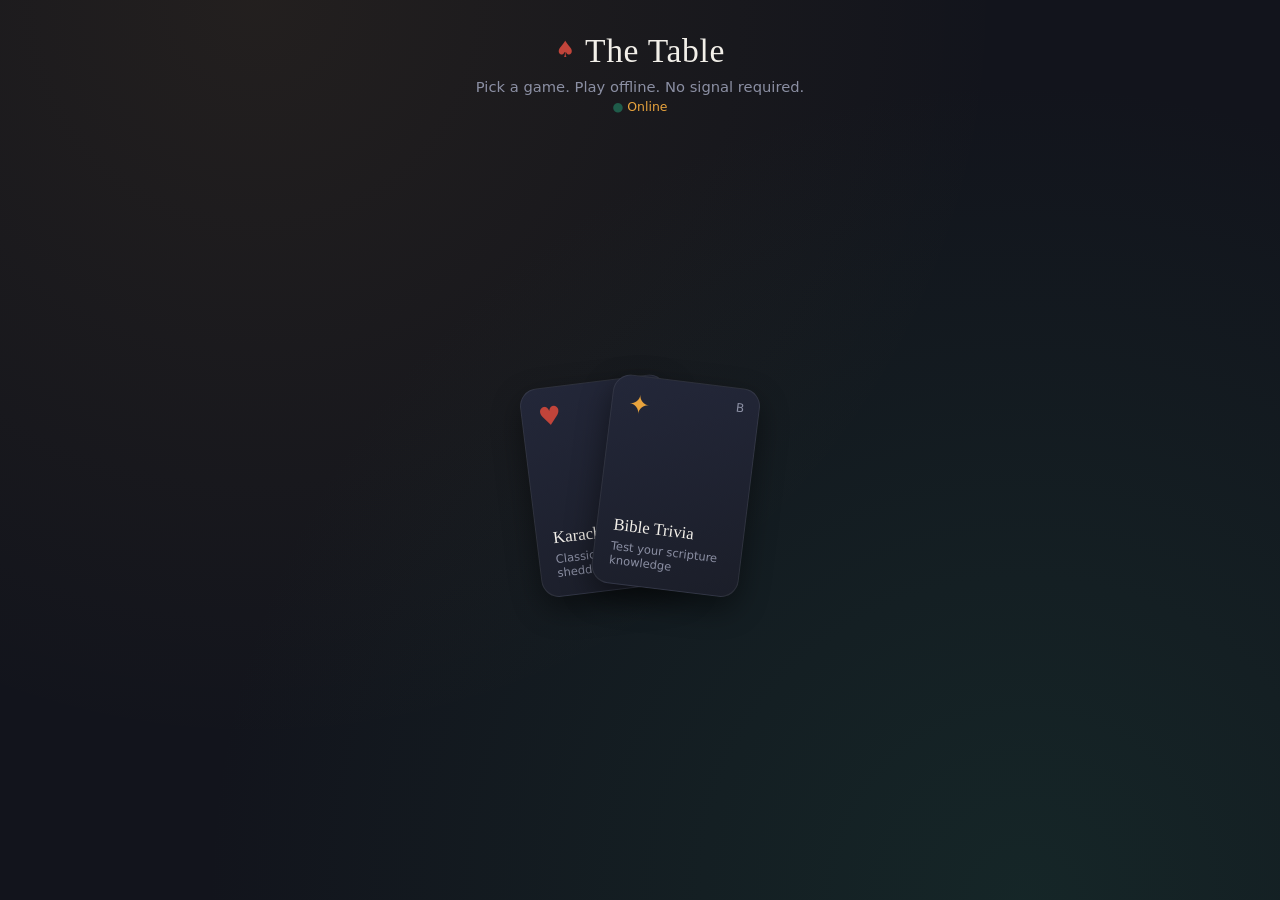
<file: index.html>
<!DOCTYPE html>
<html lang="en">
<head>
<meta charset="UTF-8">
<meta name="viewport" content="width=device-width, initial-scale=1.0, viewport-fit=cover">
<meta name="theme-color" content="#12141c">
<title>The Table — Offline Game Hub</title>
<link rel="manifest" href="manifest.json">
<link rel="icon" href="icons/icon-192.png">
<link rel="apple-touch-icon" href="icons/icon-192.png">
<link rel="stylesheet" href="css/style.css">
</head>
<body>

<div class="table">

  <header class="table-header">
    <div class="brand">
      <span class="brand-mark">♠</span>
      <h1>The Table</h1>
    </div>
    <p class="tagline">Pick a game. Play offline. No signal required.</p>
    <p class="status" id="netStatus" aria-live="polite"></p>
  </header>

  <main class="hand" id="hand" aria-label="Choose a game">
    <!-- Cards injected by app.js -->
  </main>

  <footer class="table-footer">
    <button class="install-btn" id="installBtn" hidden>Add to home screen</button>
  </footer>

</div>

<script src="js/app.js"></script>
</body>
</html>
</file>
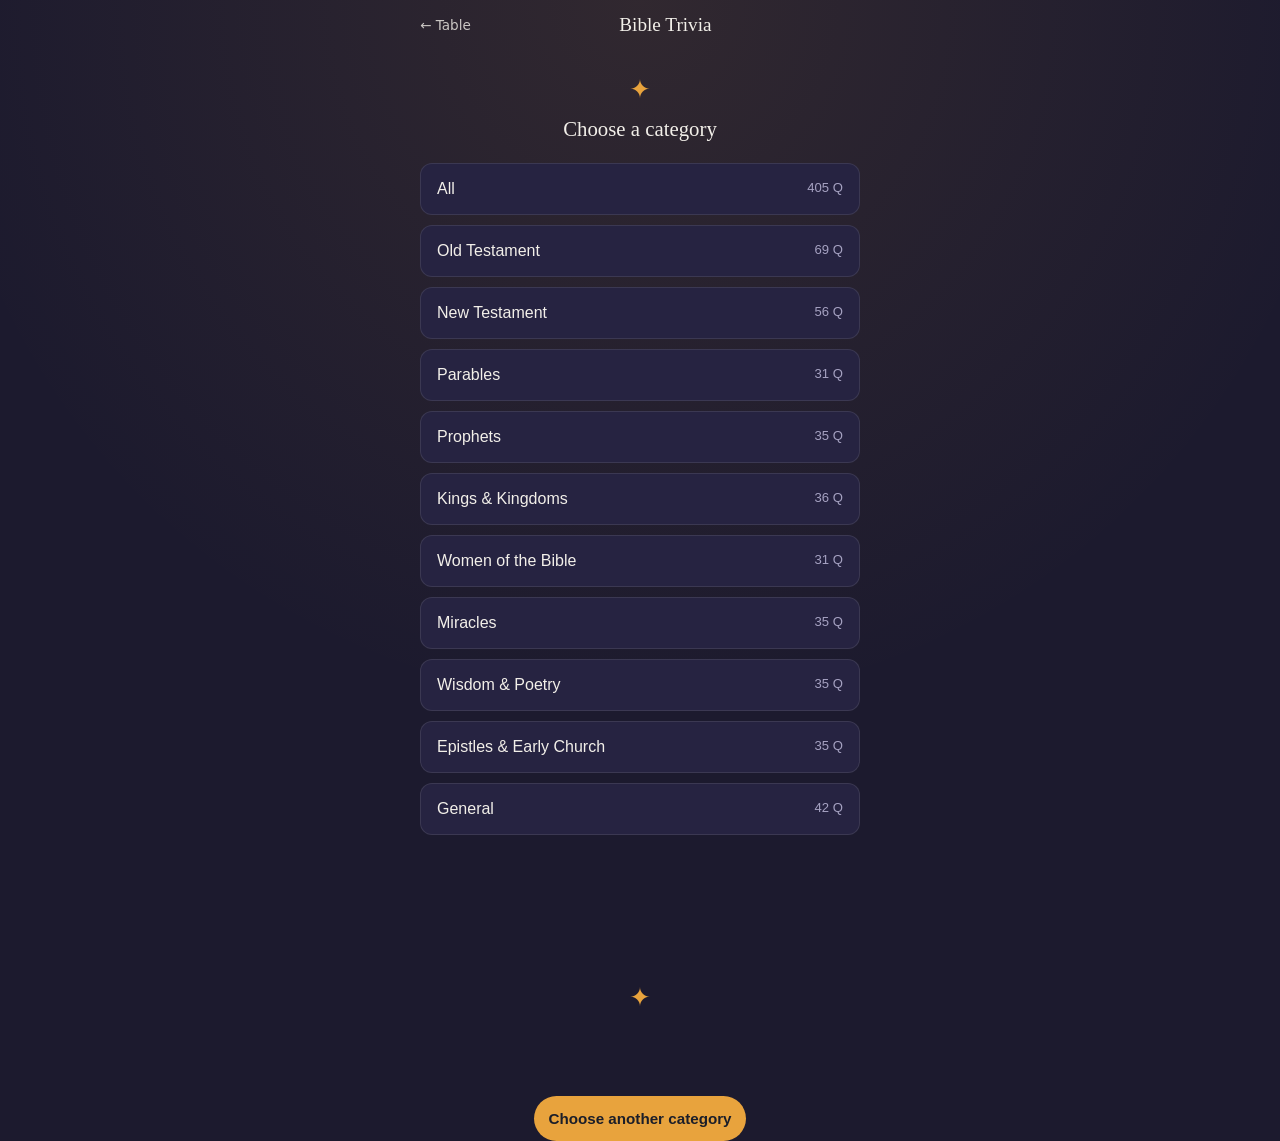
<file: games/bible-trivia/index.html>
<!DOCTYPE html>
<html lang="en">
<head>
<meta charset="UTF-8">
<meta name="viewport" content="width=device-width, initial-scale=1.0, viewport-fit=cover">
<meta name="theme-color" content="#1c1a2e">
<title>Bible Trivia — The Table</title>
<link rel="manifest" href="../../manifest.json">
<link rel="stylesheet" href="style.css">
</head>
<body>

<div class="scroll">

  <header class="game-header">
    <a href="../../index.html" class="back">← Table</a>
    <h1>Bible Trivia</h1>
    <span class="score" id="scoreDisplay"></span>
  </header>

  <!-- Start screen: category choice -->
  <section id="startScreen" class="panel">
    <p class="verse-mark">✦</p>
    <h2>Choose a category</h2>
    <div class="category-list" id="categoryList"></div>
  </section>

  <!-- Quiz screen -->
  <section id="quizScreen" class="panel" hidden>
    <p class="progress" id="progress"></p>
    <h2 class="question" id="questionText"></h2>
    <div class="options" id="optionsList"></div>
    <button class="next-btn" id="nextBtn" hidden>Next question</button>
  </section>

  <!-- Result screen -->
  <section id="resultScreen" class="panel" hidden>
    <p class="verse-mark">✦</p>
    <h2 id="resultHeadline"></h2>
    <p id="resultDetail"></p>
    <button class="next-btn" id="restartBtn">Choose another category</button>
  </section>

</div>

<script src="game.js"></script>
</body>
</html>
</file>
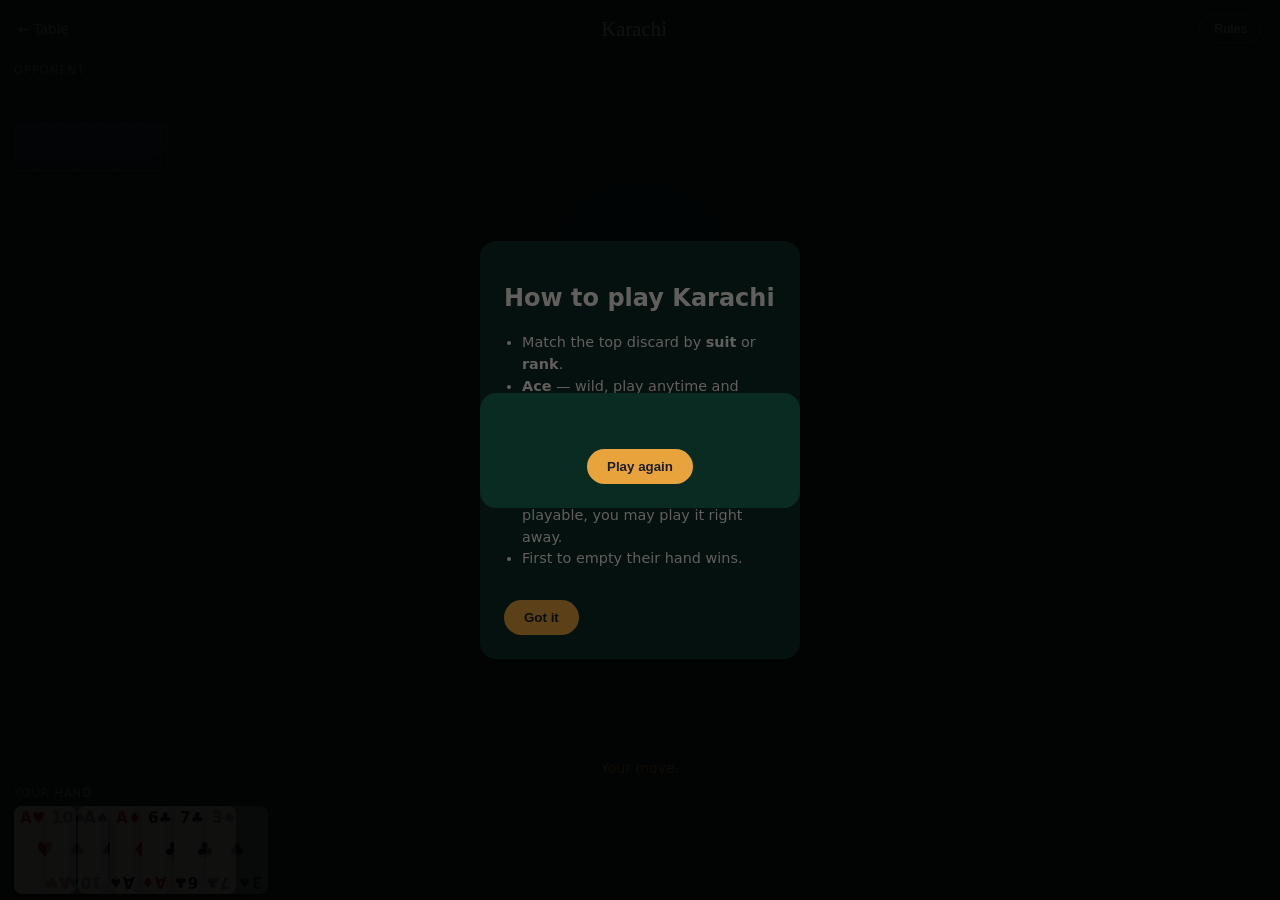
<file: games/karachi/index.html>
<!DOCTYPE html>
<html lang="en">
<head>
<meta charset="UTF-8">
<meta name="viewport" content="width=device-width, initial-scale=1.0, viewport-fit=cover">
<meta name="theme-color" content="#0f3d30">
<title>Karachi — The Table</title>
<link rel="manifest" href="../../manifest.json">
<link rel="stylesheet" href="style.css">
</head>
<body>

<div class="felt">

  <header class="game-header">
    <a href="../../index.html" class="back">← Table</a>
    <h1>Karachi</h1>
    <button class="rules-btn" id="rulesBtn" aria-haspopup="dialog">Rules</button>
  </header>

  <section class="opponent-row">
    <div class="player-label">Opponent</div>
    <div class="opponent-hand" id="opponentHand"></div>
  </section>

  <section class="board">
    <div class="pile draw-pile" id="drawPile" role="button" tabindex="0" aria-label="Draw a card">
      <div class="card-back"></div>
      <span class="pile-count" id="drawCount"></span>
    </div>
    <div class="pile discard-pile" id="discardPile" aria-label="Discard pile"></div>
  </section>

  <p class="message" id="message" aria-live="polite"></p>

  <section class="player-row">
    <div class="player-label">Your hand</div>
    <div class="player-hand" id="playerHand"></div>
  </section>

</div>

<div class="modal-backdrop" id="suitModal" hidden>
  <div class="modal">
    <p>Choose a suit</p>
    <div class="suit-choices">
      <button data-suit="♠">♠</button>
      <button data-suit="♥" class="red">♥</button>
      <button data-suit="♦" class="red">♦</button>
      <button data-suit="♣">♣</button>
    </div>
  </div>
</div>

<div class="modal-backdrop" id="rulesModal" hidden>
  <div class="modal rules-modal">
    <h2>How to play Karachi</h2>
    <ul>
      <li>Match the top discard by <strong>suit</strong> or <strong>rank</strong>.</li>
      <li><strong>Ace</strong> — wild, play anytime and choose the next suit.</li>
      <li><strong>2</strong> — next player draws 2 (stacks if answered with another 2).</li>
      <li><strong>8</strong> — skip the opponent's turn.</li>
      <li>Can't play? Draw a card. If it's playable, you may play it right away.</li>
      <li>First to empty their hand wins.</li>
    </ul>
    <button id="closeRules">Got it</button>
  </div>
</div>

<div class="modal-backdrop" id="endModal" hidden>
  <div class="modal">
    <p id="endMessage"></p>
    <button id="playAgain">Play again</button>
  </div>
</div>

<script src="game.js"></script>
</body>
</html>
</file>
<file: css/style.css>
:root{
  --bg: #12141c;
  --surface: #1b1e29;
  --surface-raised: #232739;
  --felt: #1f5c4a;
  --gold: #e8a33d;
  --card-red: #c1443a;
  --text: #f2efe9;
  --text-muted: #8b8fa3;
  --radius: 18px;

  --font-display: Georgia, 'Iowan Old Style', 'Palatino Linotype', serif;
  --font-body: -apple-system, BlinkMacSystemFont, 'Segoe UI', system-ui, sans-serif;
}

*{ box-sizing: border-box; }

html, body{
  margin: 0;
  height: 100%;
  background: var(--bg);
  color: var(--text);
  font-family: var(--font-body);
  -webkit-tap-highlight-color: transparent;
  overscroll-behavior: none;
}

body{
  background-image:
    radial-gradient(circle at 20% 0%, rgba(232,163,61,0.08), transparent 55%),
    radial-gradient(circle at 80% 100%, rgba(31,92,74,0.25), transparent 60%);
}

.table{
  min-height: 100dvh;
  display: flex;
  flex-direction: column;
  padding: env(safe-area-inset-top) 20px env(safe-area-inset-bottom);
}

.table-header{
  padding-top: 32px;
  text-align: center;
}

.brand{
  display: flex;
  align-items: center;
  justify-content: center;
  gap: 10px;
}

.brand-mark{
  color: var(--card-red);
  font-size: 1.4rem;
  transform: translateY(-2px);
}

.table-header h1{
  font-family: var(--font-display);
  font-weight: 400;
  font-size: 2.1rem;
  letter-spacing: 0.02em;
  margin: 0;
}

.tagline{
  color: var(--text-muted);
  font-size: 0.92rem;
  margin: 8px 0 4px;
}

.status{
  font-size: 0.78rem;
  color: var(--gold);
  min-height: 1.2em;
  margin: 0;
}

.status.offline::before{ content: "● "; }
.status.online::before{ content: "● "; color: var(--felt); }

/* --- The Hand: fanned playing cards as game picker --- */
.hand{
  flex: 1;
  display: flex;
  align-items: center;
  justify-content: center;
  position: relative;
  min-height: 380px;
  padding: 40px 0 60px;
}

.game-card{
  position: absolute;
  width: 148px;
  height: 210px;
  background: linear-gradient(160deg, var(--surface-raised), var(--surface));
  border-radius: var(--radius);
  border: 1px solid rgba(242,239,233,0.08);
  box-shadow: 0 12px 30px rgba(0,0,0,0.45);
  padding: 16px;
  display: flex;
  flex-direction: column;
  justify-content: space-between;
  cursor: pointer;
  transition: transform 0.35s cubic-bezier(.22,1,.36,1), box-shadow 0.35s ease;
  transform-origin: bottom center;
  color: var(--text);
  text-decoration: none;
}

.game-card:focus-visible{
  outline: 2px solid var(--gold);
  outline-offset: 3px;
}

.game-card .suit{
  font-size: 1.6rem;
  line-height: 1;
}
.game-card .suit.red{ color: var(--card-red); }
.game-card .suit.gold{ color: var(--gold); }

.game-card .name{
  font-family: var(--font-display);
  font-size: 1.05rem;
  line-height: 1.2;
}

.game-card .blurb{
  font-size: 0.72rem;
  color: var(--text-muted);
  margin-top: 4px;
}

.game-card .corner{
  position: absolute;
  top: 12px;
  right: 14px;
  font-size: 0.75rem;
  color: var(--text-muted);
  letter-spacing: 0.05em;
}

.hand:not(.dealt) .game-card{
  transform: translateY(400px) rotate(0deg);
  opacity: 0;
}

/* Fan positions set inline per-card via --rot and --shift in app.js */
.hand.dealt .game-card{
  transform: translateX(var(--shift)) rotate(var(--rot));
  opacity: 1;
}

.hand.dealt .game-card:hover,
.hand.dealt .game-card:active{
  transform: translateX(var(--shift)) rotate(var(--rot)) translateY(-14px);
  box-shadow: 0 20px 40px rgba(0,0,0,0.55);
  z-index: 10;
}

@media (prefers-reduced-motion: reduce){
  .game-card{ transition: none; }
  .hand:not(.dealt) .game-card{ transform: translateX(var(--shift)) rotate(var(--rot)); opacity: 1; }
}

.table-footer{
  text-align: center;
  padding-bottom: 24px;
}

.install-btn{
  background: var(--gold);
  color: #1b1e29;
  border: none;
  font-family: var(--font-body);
  font-weight: 600;
  font-size: 0.9rem;
  padding: 12px 22px;
  border-radius: 999px;
  cursor: pointer;
}

/* Narrow phones: stack instead of fan */
@media (max-width: 380px), (max-height: 640px){
  .hand{ flex-wrap: wrap; gap: 14px; position: static; padding: 20px 0; }
  .game-card{ position: static; transform: none !important; }
  .hand:not(.dealt) .game-card{ opacity: 1; }
}
</file>
<file: games/bible-trivia/style.css>
:root{
  --bg: #1c1a2e;
  --surface: #262341;
  --gold: #e8a33d;
  --good: #3f8f6e;
  --bad: #c1443a;
  --text: #f2efe9;
  --text-muted: #a6a2c2;
}

*{ box-sizing: border-box; }

html, body{
  margin: 0;
  min-height: 100%;
  background: var(--bg);
  color: var(--text);
  font-family: -apple-system, BlinkMacSystemFont, 'Segoe UI', system-ui, sans-serif;
  -webkit-tap-highlight-color: transparent;
}

body{
  background-image: radial-gradient(circle at 50% 0%, rgba(232,163,61,0.1), transparent 55%);
}

.scroll{
  min-height: 100dvh;
  max-width: 480px;
  margin: 0 auto;
  padding: env(safe-area-inset-top) 20px env(safe-area-inset-bottom);
  display: flex;
  flex-direction: column;
}

.game-header{
  display: flex;
  align-items: center;
  justify-content: space-between;
  padding: 14px 0;
}

.back{ color: var(--text); text-decoration: none; font-size: 0.85rem; opacity: 0.8; }

.game-header h1{
  font-family: Georgia, serif;
  font-weight: 400;
  font-size: 1.2rem;
  margin: 0;
}

.score{ font-size: 0.85rem; color: var(--gold); font-weight: 600; }

.panel{ flex: 1; display: flex; flex-direction: column; padding-top: 12px; }

.verse-mark{ text-align: center; color: var(--gold); font-size: 1.6rem; margin: 12px 0 0; }

.panel h2{
  font-family: Georgia, serif;
  font-weight: 400;
  text-align: center;
  font-size: 1.3rem;
  line-height: 1.4;
  margin: 10px 0 20px;
}

.category-list{ display: flex; flex-direction: column; gap: 10px; }

.category-list button{
  background: var(--surface);
  border: 1px solid rgba(242,239,233,0.1);
  color: var(--text);
  padding: 16px;
  border-radius: 12px;
  font-size: 1rem;
  text-align: left;
  display: flex;
  justify-content: space-between;
}

.category-list button .count{ color: var(--text-muted); font-size: 0.82rem; }

.progress{ text-align: center; color: var(--text-muted); font-size: 0.8rem; margin: 0 0 6px; }

.question{ min-height: 3.6em; }

.options{ display: flex; flex-direction: column; gap: 10px; }

.options button{
  background: var(--surface);
  border: 1px solid rgba(242,239,233,0.12);
  color: var(--text);
  padding: 14px 16px;
  border-radius: 12px;
  font-size: 0.98rem;
  text-align: left;
}

.options button.correct{ background: var(--good); border-color: var(--good); }
.options button.incorrect{ background: var(--bad); border-color: var(--bad); }
.options button:disabled{ opacity: 0.85; }

.next-btn, #restartBtn{
  margin-top: 22px;
  background: var(--gold);
  color: #1b1e29;
  border: none;
  font-weight: 600;
  font-size: 0.95rem;
  padding: 14px;
  border-radius: 999px;
}

#resultScreen{ align-items: center; text-align: center; justify-content: center; }
#resultDetail{ color: var(--text-muted); }
</file>
<file: games/karachi/style.css>
:root{
  --felt: #0f3d30;
  --felt-dark: #0a2b22;
  --gold: #e8a33d;
  --text: #f2efe9;
  --card-bg: #fbf9f4;
  --card-red: #b83227;
  --card-black: #22242b;
}

*{ box-sizing: border-box; }

html, body{
  margin: 0;
  height: 100%;
  font-family: -apple-system, BlinkMacSystemFont, 'Segoe UI', system-ui, sans-serif;
  background: var(--felt);
  color: var(--text);
  overscroll-behavior: none;
  -webkit-tap-highlight-color: transparent;
}

body{
  background-image: radial-gradient(circle at 50% 30%, rgba(255,255,255,0.05), transparent 60%);
}

.felt{
  min-height: 100dvh;
  display: flex;
  flex-direction: column;
  padding: env(safe-area-inset-top) 14px env(safe-area-inset-bottom);
}

.game-header{
  display: flex;
  align-items: center;
  justify-content: space-between;
  padding: 14px 4px;
}

.back{ color: var(--text); text-decoration: none; font-size: 0.85rem; opacity: 0.8; }

.game-header h1{
  font-family: Georgia, serif;
  font-weight: 400;
  font-size: 1.3rem;
  margin: 0;
}

.rules-btn{
  background: none;
  border: 1px solid rgba(242,239,233,0.3);
  color: var(--text);
  border-radius: 999px;
  padding: 6px 14px;
  font-size: 0.8rem;
}

.player-label{
  font-size: 0.72rem;
  text-transform: uppercase;
  letter-spacing: 0.08em;
  color: rgba(242,239,233,0.6);
  margin-bottom: 6px;
}

.opponent-row, .player-row{ padding: 6px 0; }

.opponent-hand, .player-hand{
  display: flex;
  gap: -10px;
  flex-wrap: wrap;
  min-height: 88px;
  align-items: flex-end;
}

.mini-card{
  width: 34px;
  height: 48px;
  border-radius: 5px;
  background: linear-gradient(160deg, #2b4a5f, #1b2f3d);
  border: 1px solid rgba(242,239,233,0.15);
  margin-right: -14px;
}

.card{
  width: 62px;
  height: 88px;
  background: var(--card-bg);
  border-radius: 8px;
  box-shadow: 0 4px 10px rgba(0,0,0,0.35);
  margin-right: -30px;
  display: flex;
  flex-direction: column;
  justify-content: space-between;
  padding: 5px 6px;
  font-weight: 700;
  color: var(--card-black);
  cursor: pointer;
  transition: transform 0.15s ease;
  user-select: none;
}

.card.red{ color: var(--card-red); }
.card:last-child{ margin-right: 0; }
.card.playable:active{ transform: translateY(-10px); }
.card.disabled{ opacity: 0.45; cursor: default; }

.card .rank{ font-size: 0.95rem; line-height: 1; }
.card .suit-icon{ font-size: 1.3rem; align-self: center; }
.card .rank.bottom{ align-self: flex-end; transform: rotate(180deg); }

.board{
  display: flex;
  align-items: center;
  justify-content: center;
  gap: 28px;
  flex: 1;
}

.pile{ position: relative; width: 70px; height: 98px; }

.card-back{
  width: 70px;
  height: 98px;
  border-radius: 9px;
  background:
    repeating-linear-gradient(45deg, #7a2f2a, #7a2f2a 4px, #8f3a34 4px, #8f3a34 8px);
  border: 2px solid var(--gold);
  box-shadow: 0 6px 14px rgba(0,0,0,0.4);
}

.draw-pile{ cursor: pointer; }

.pile-count{
  position: absolute;
  bottom: -20px;
  left: 50%;
  transform: translateX(-50%);
  font-size: 0.72rem;
  color: rgba(242,239,233,0.7);
}

.discard-pile .card{ margin: 0; width: 70px; height: 98px; cursor: default; }

.message{
  text-align: center;
  min-height: 1.4em;
  font-size: 0.88rem;
  color: var(--gold);
  margin: 0;
}

.modal-backdrop{
  position: fixed;
  inset: 0;
  background: rgba(0,0,0,0.6);
  display: flex;
  align-items: center;
  justify-content: center;
  padding: 20px;
  z-index: 20;
}

.modal{
  background: var(--felt-dark);
  border-radius: 16px;
  padding: 24px;
  max-width: 320px;
  width: 100%;
  text-align: center;
}

.rules-modal{ text-align: left; }
.rules-modal ul{ padding-left: 18px; font-size: 0.9rem; line-height: 1.5; }

.suit-choices{ display: flex; gap: 12px; justify-content: center; margin-top: 14px; }
.suit-choices button{
  width: 54px; height: 54px; border-radius: 10px; border: none;
  background: var(--card-bg); font-size: 1.6rem; color: var(--card-black);
}
.suit-choices button.red{ color: var(--card-red); }

#closeRules, #playAgain{
  margin-top: 16px;
  background: var(--gold);
  border: none;
  color: #1b1e29;
  font-weight: 600;
  padding: 10px 20px;
  border-radius: 999px;
}
</file>
